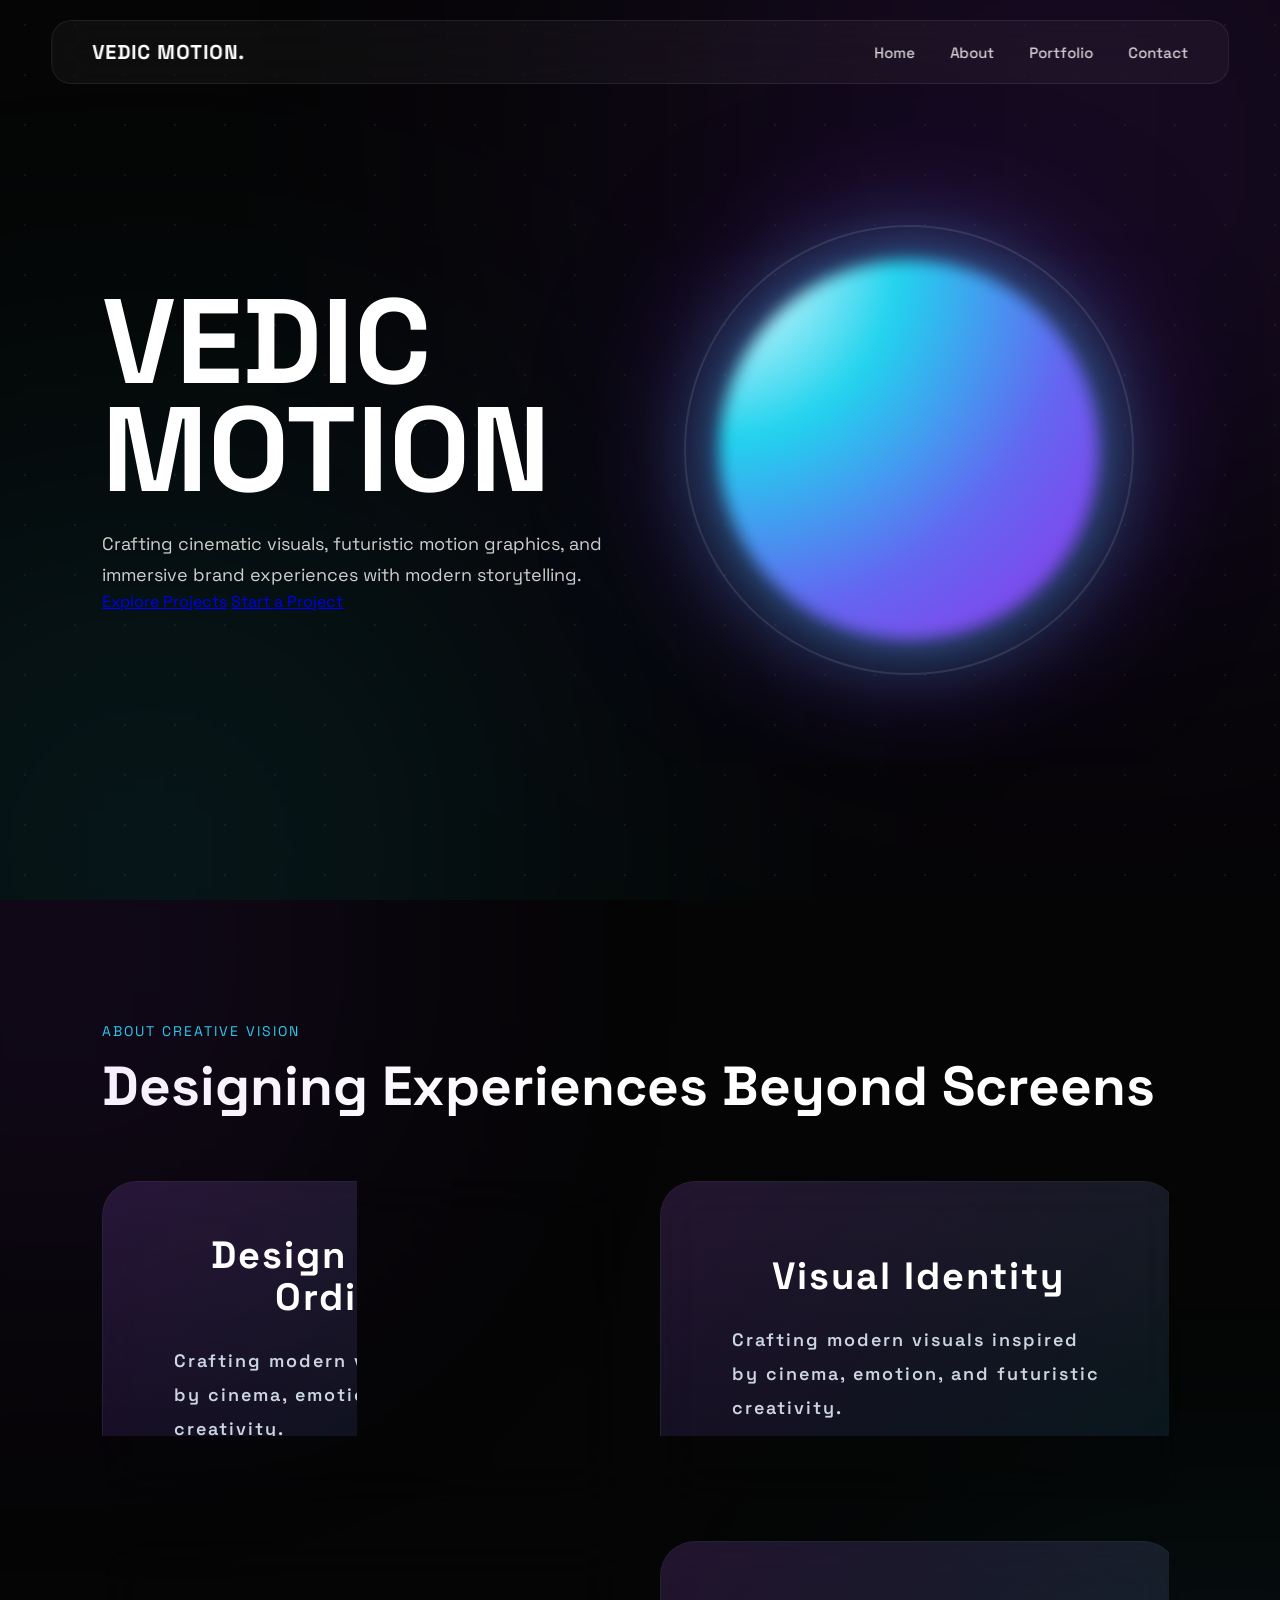
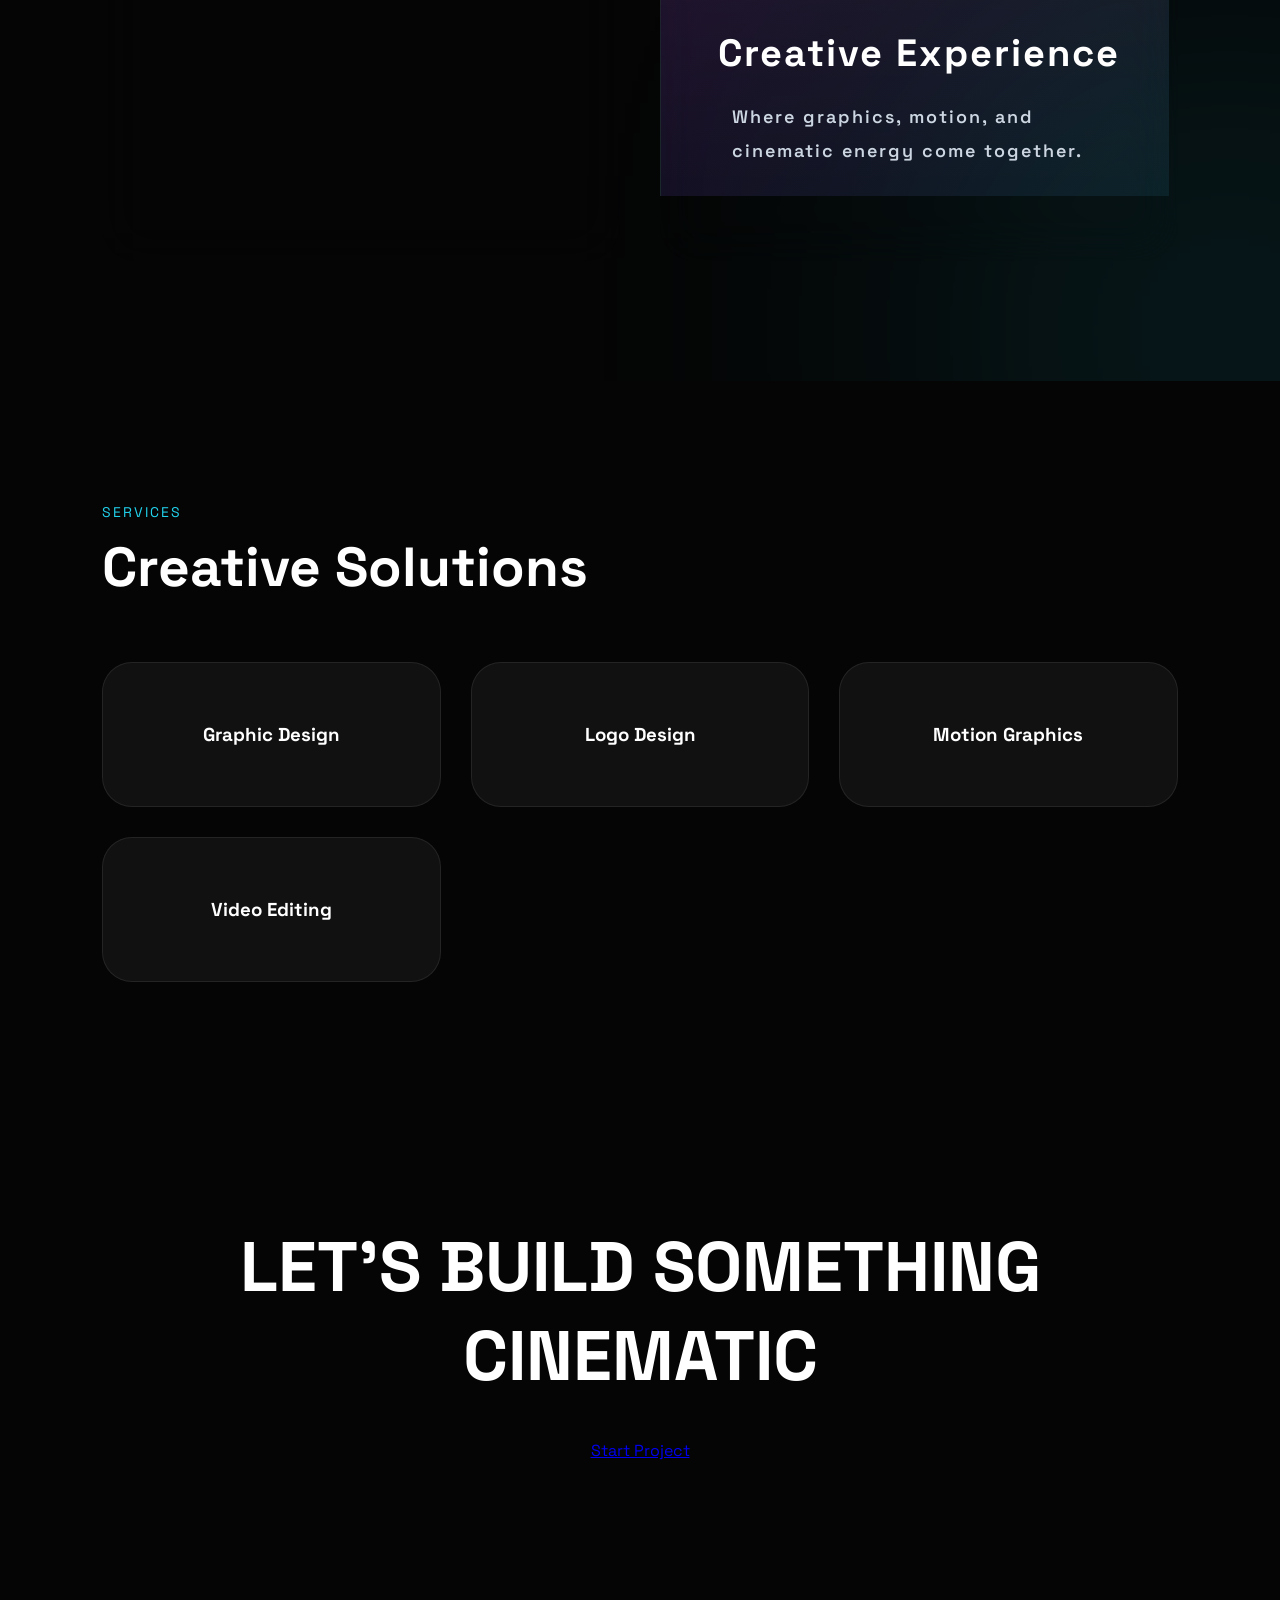
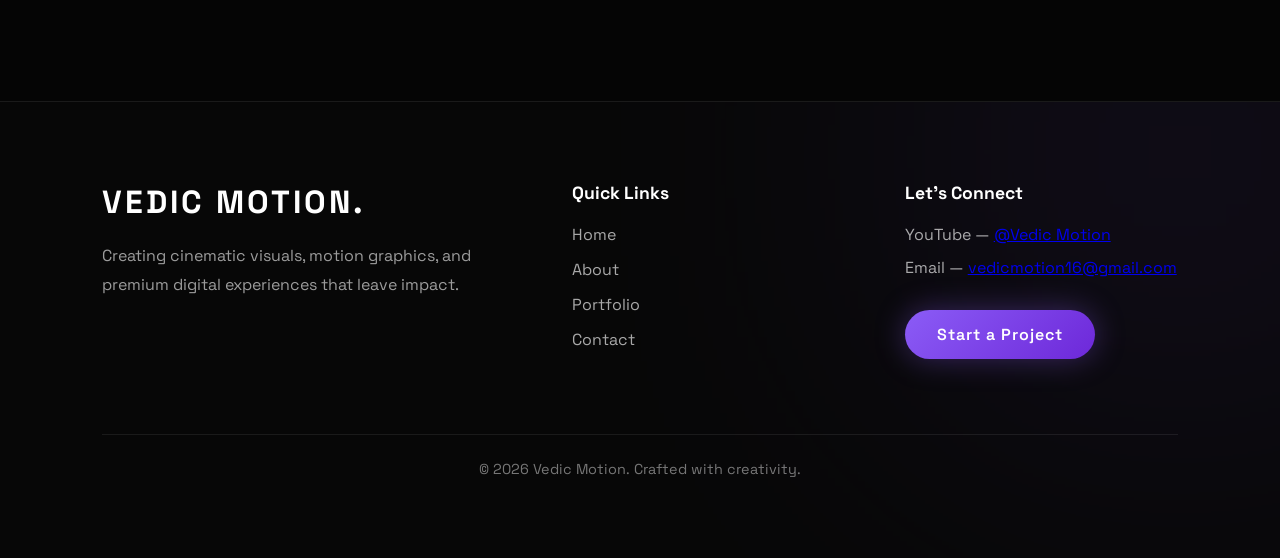
<file: index.html>
<!DOCTYPE html>
<html lang="en">
<head>
  <meta charset="UTF-8" />
  <meta name="viewport" content="width=device-width, initial-scale=1.0"/>
  <title>Vedic Motion</title>

  <link rel="stylesheet" href="style.css"/>
  <link rel="preconnect" href="https://fonts.googleapis.com">
  <link href="https://fonts.googleapis.com/css2?family=Space+Grotesk:wght@300;400;500;700&display=swap" rel="stylesheet">
</head>

<body>

<div class="cursor-glow"></div>

<nav class="navbar">
  <div class="logo">VEDIC MOTION.</div>

  <ul>
    <li><a class="active" href="index.html">Home</a></li>
    <li><a href="about.html">About</a></li>
    <li><a href="portfolio.html">Portfolio</a></li>
    <li><a href="contact.html">Contact</a></li>
  </ul>
</nav>

<!-- HERO -->
<section class="hero">

  <div class="hero-left">

    <h1>
      VEDIC<br>
      <span>MOTION</span><br>
    </h1>

    <p>
Crafting cinematic visuals, futuristic motion graphics,
and immersive brand experiences with modern storytelling.
    </p>

    <div class="hero-buttons">
      <a href="portfolio.html" class="btn-primary">Explore Projects</a>
      <a href="contact.html" class="btn-secondary">Start a Project</a>
    </div>

  </div>

  <div class="hero-right">

    <div class="orb"></div>

    <div class="ring"></div>

  </div>

</section>

<!-- INTRO -->
<section class="creative-intro reveal">

  <div class="section-title">
    <span>ABOUT CREATIVE VISION</span>
    <h2>Designing Experiences Beyond Screens</h2>
  </div>

  <div class="intro-grid">

    <div class="glass-card  image-box">
      <h3 align="center" style="color: white">Design Beyond Ordinary</h3>
      <p>
       Crafting modern visuals inspired by cinema, emotion, and futuristic creativity.
      </p>
    </div>

    <div class="glass-card image-box">
       <h3 align="center" style="color: white">Visual Identity</h3>
      <p>
       Crafting modern visuals inspired by cinema, emotion, and futuristic creativity.
      </p>
    </div>

    <div class="glass-card image-box">
      <h3 align="center" style="color: white">Motion Vision</h3>
      <p>
       Design in motion — built to engage, inspire, and leave a lasting impression.
      </p>
    </div>

    <div class="glass-card image-box">
      <h3 align="center" style="color: white">Creative Experience</h3>
      <p>
       Where graphics, motion, and cinematic energy come together.
      </p>
    </div>

  </div>

</section>

<!-- SERVICES -->
<section class="services reveal">

  <div class="section-title">
    <span>SERVICES</span>
    <h2>Creative Solutions</h2>
  </div>

  <div class="service-grid">

    <div class="service-card">
      <h3>Graphic Design</h3>
    </div>

    <div class="service-card">
      <h3>Logo Design</h3>
    </div>

    <div class="service-card">
      <h3>Motion Graphics</h3>
    </div>

    <div class="service-card">
      <h3>Video Editing</h3>
    </div>

  </div>

</section>


<!-- CTA -->
<section class="cta reveal">

  <h2>LET’S BUILD SOMETHING CINEMATIC</h2>

  <a href="contact.html" class="btn-primary">
    Start Project
  </a>

</section>
	
	<!-- FOOTER -->

<footer class="footer">

<div class="footer-glow"></div>

<div class="footer-content">

<div class="footer-left">

<h2>VEDIC MOTION.</h2>

<p>
Creating cinematic visuals, motion graphics,
and premium digital experiences that leave impact.
</p>

</div>

<div class="footer-center">

<h3>Quick Links</h3>

<ul>
<li><a href="index.html">Home</a></li>
<li><a href="about.html">About</a></li>
<li><a href="portfolio.html">Portfolio</a></li>
<li><a href="contact.html">Contact</a></li>
</ul>

</div>

<div class="footer-right">

<h3>Let's Connect</h3>

<p>
YouTube —
<a href="https://www.youtube.com/@Vedic-Motion16" target="_blank">
@Vedic Motion
</a>
</p>

<p>
Email —
<a href="mailto:vedicmotion16@gmail.com">
vedicmotion16@gmail.com
</a>
</p>
	
<a href="contact.html" class="footer-btn">
Start a Project
</a>

</div>

</div>

<div class="footer-bottom">

<p>© 2026 Vedic Motion. Crafted with creativity.</p>

</div>

</footer>

<script src="main.js"></script>

</body>
</html>
</file>
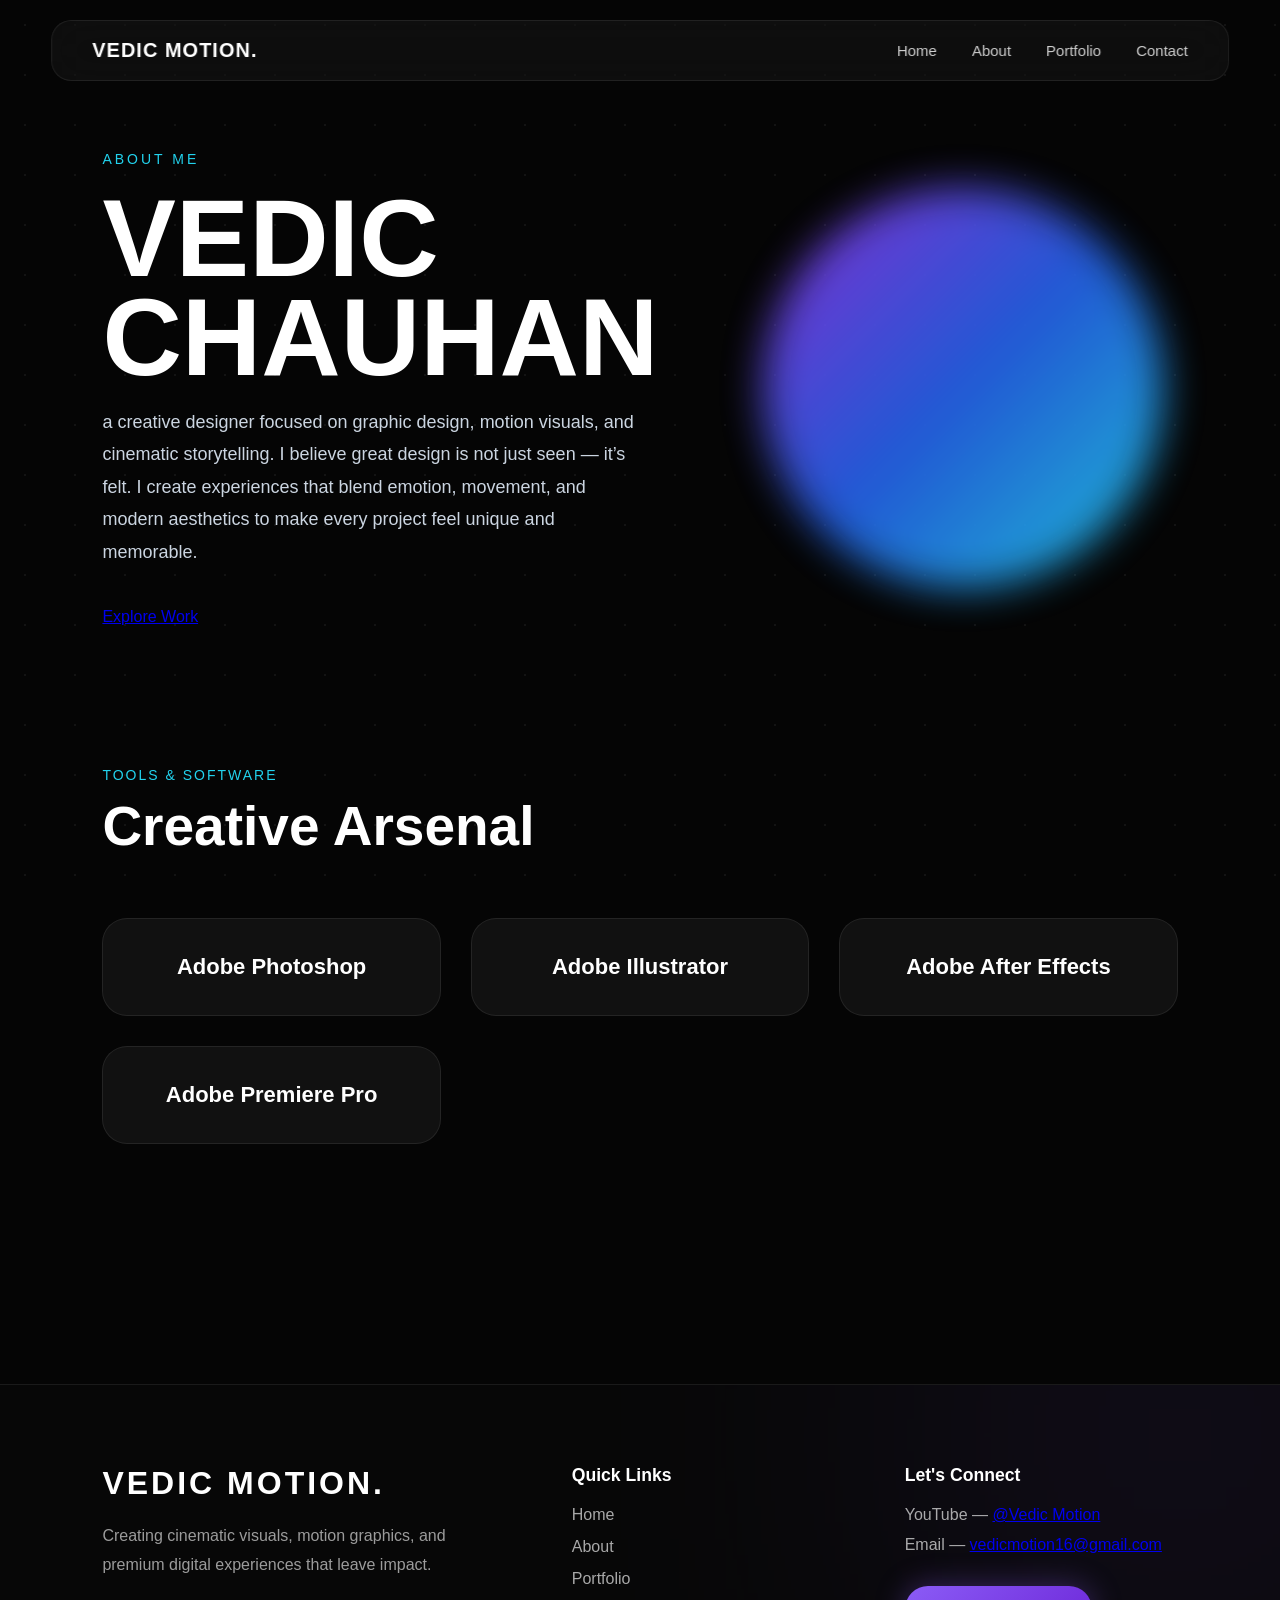
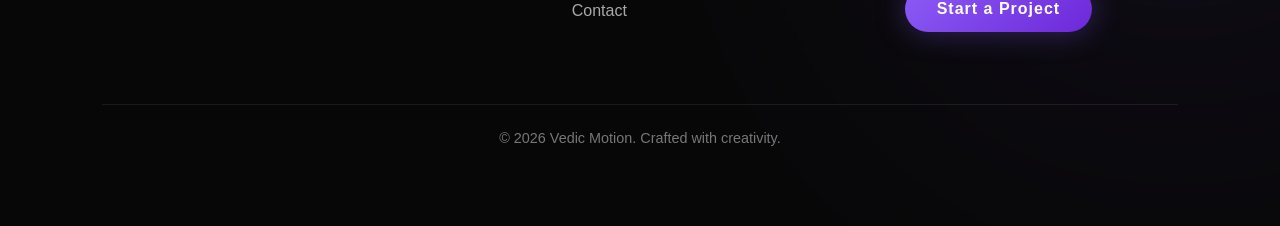
<file: about.html>
<!DOCTYPE html>
<html lang="en">
<head>
<meta charset="UTF-8">
<meta name="viewport" content="width=device-width, initial-scale=1.0">
<title>About | Vedic</title>

<link rel="stylesheet" href="style.css">

</head>

<body>

<nav class="navbar">
<div class="logo">VEDIC MOTION.</div>

<ul>
<li><a href="index.html">Home</a></li>
<li><a href="about.html" class="active">About</a></li>
<li><a href="portfolio.html">Portfolio</a></li>
<li><a href="contact.html">Contact</a></li>
</ul>
</nav>

<section class="about-page">

<div class="about-hero">

<div class="about-left">

<span class="mini-title">ABOUT ME</span>

<h1>
VEDIC<br>
CHAUHAN
</h1>

<p>

	a creative designer focused on graphic design, motion visuals, and cinematic storytelling.
	I believe great design is not just seen — it’s felt.
	I create experiences that blend emotion, movement, and modern aesthetics to make every project feel unique and memorable.
</p>
	


<a href="portfolio.html" class="btn-primary">
Explore Work
</a>

</div>

<div class="about-right">

<div class="about-orb"></div>

</div>

</div>



<div class="tools-section">

<div class="section-title">
<span>TOOLS & SOFTWARE</span>
<h2>Creative Arsenal</h2>
</div>

<div class="tools-grid">

<div class="tool-card">Adobe Photoshop</div>
<div class="tool-card">Adobe Illustrator</div>
<div class="tool-card">Adobe After Effects</div>
<div class="tool-card">Adobe Premiere Pro</div>

</div>

</div>

</section>
	
	<!-- FOOTER -->

<footer class="footer">

<div class="footer-glow"></div>

<div class="footer-content">

<div class="footer-left">

<h2>VEDIC MOTION.</h2>

<p>
Creating cinematic visuals, motion graphics,
and premium digital experiences that leave impact.
</p>

</div>

<div class="footer-center">

<h3>Quick Links</h3>

<ul>
<li><a href="index.html">Home</a></li>
<li><a href="about.html">About</a></li>
<li><a href="portfolio.html">Portfolio</a></li>
<li><a href="contact.html">Contact</a></li>
</ul>

</div>

<div class="footer-right">

<h3>Let's Connect</h3>

<p>
YouTube —
<a href="https://www.youtube.com/@Vedic-Motion16" target="_blank">
@Vedic Motion
</a>
</p>

<p>
Email —
<a href="mailto:vedicmotion16@gmail.com">
vedicmotion16@gmail.com
</a>
</p>
	
<a href="contact.html" class="footer-btn">
Start a Project
</a>

</div>

</div>

<div class="footer-bottom">

<p>© 2026 Vedic Motion. Crafted with creativity.</p>

</div>

</footer>
	

<script src="main.js"></script>

</body>
</html>
</file>
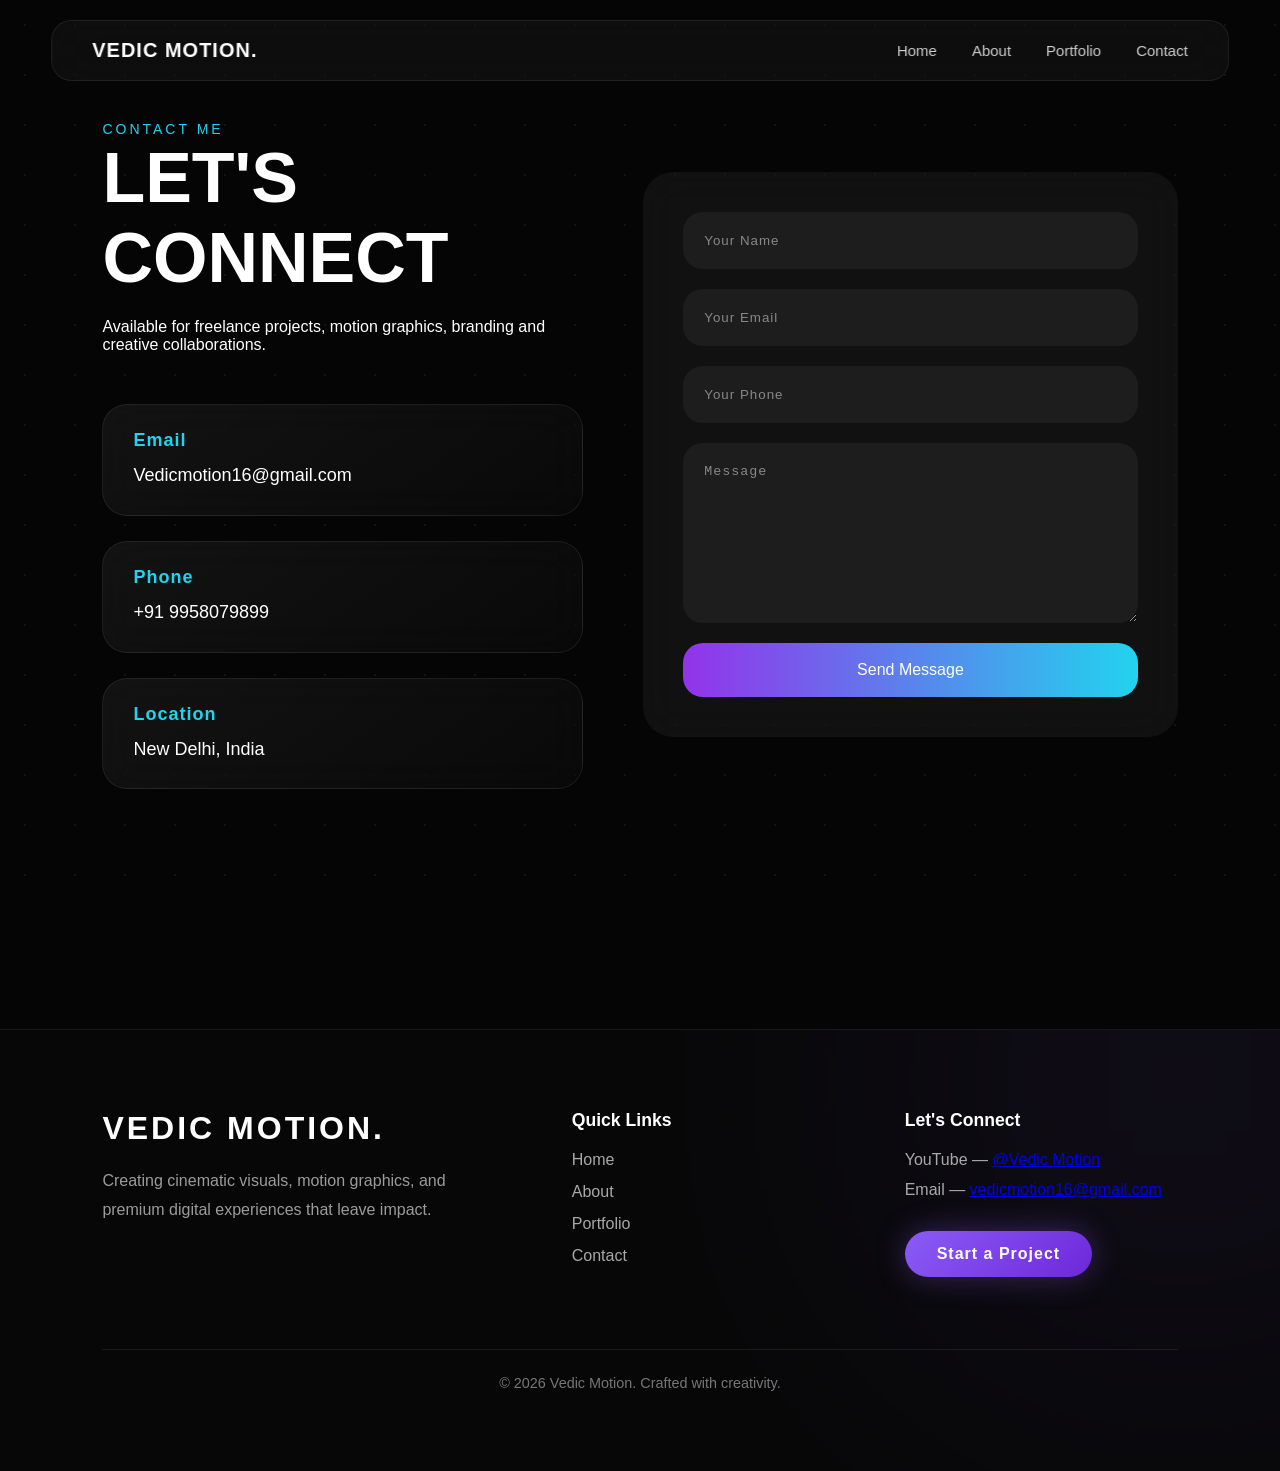
<file: contact.html>
<!DOCTYPE html>
<html lang="en">
<head>

<meta charset="UTF-8">
<meta name="viewport" content="width=device-width, initial-scale=1.0">

<title>Contact</title>

<link rel="stylesheet" href="style.css">

</head>

<body>

<nav class="navbar">

<div class="logo">VEDIC MOTION.</div>

<ul>
<li><a href="index.html">Home</a></li>
<li><a href="about.html">About</a></li>
<li><a href="portfolio.html">Portfolio</a></li>
<li><a href="contact.html" class="active">Contact</a></li>
</ul>

</nav>

<section class="contact-page">

<div class="contact-left">

<span class="mini-title">CONTACT ME</span>

<h2>LET'S CONNECT</h2>

<p>
Available for freelance projects, motion graphics,
branding and creative collaborations.
</p>

<div class="contact-info">

<div class="info-card">
<h3>Email</h3>
<p>Vedicmotion16@gmail.com</p>
</div>

<div class="info-card">
<h3>Phone</h3>
<p>+91 9958079899</p>
</div>

<div class="info-card">
<h3>Location</h3>
<p>New Delhi, India</p>
</div>

</div>

</div>

<div class="contact-right">

<form class="contact-form">

<input 
type="text" 
placeholder="Your Name"
required
>

<input 
type="email" 
placeholder="Your Email"
required
>

<input 
type="tel" 
placeholder="Your Phone"
pattern="[0-9]{10}"
required
>

<textarea 
placeholder="Message"
required
></textarea>

<button type="submit">
Send Message
</button>

</form>

</div>

</section>
	
		<!-- FOOTER -->

<footer class="footer">

<div class="footer-glow"></div>

<div class="footer-content">

<div class="footer-left">

<h2>VEDIC MOTION.</h2>

<p>
Creating cinematic visuals, motion graphics,
and premium digital experiences that leave impact.
</p>

</div>

<div class="footer-center">

<h3>Quick Links</h3>

<ul>
<li><a href="index.html">Home</a></li>
<li><a href="about.html">About</a></li>
<li><a href="portfolio.html">Portfolio</a></li>
<li><a href="contact.html">Contact</a></li>
</ul>

</div>

<div class="footer-right">

<h3>Let's Connect</h3>

<p>
YouTube —
<a href="https://www.youtube.com/@Vedic-Motion16" target="_blank">
@Vedic Motion
</a>
</p>

<p>
Email —
<a href="mailto:vedicmotion16@gmail.com">
vedicmotion16@gmail.com
</a>
</p>
	
<a href="contact.html" class="footer-btn">
Start a Project
</a>

</div>

</div>

<div class="footer-bottom">

<p>© 2026 Vedic Motion. Crafted with creativity.</p>

</div>

</footer>

<script src="main.js"></script>

</body>
</html>
</file>
<file: style.css>
*{
  margin: 0;
  padding: 0;
  box-sizing: border-box;
}

html{
  scroll-behavior: smooth;
}

body{
  overflow-x: hidden;
  font-family: 'Space Grotesk', sans-serif;
}

*{
margin:0;
padding:0;
box-sizing:border-box;
scroll-behavior:smooth;
}

body{
font-family:'Space Grotesk',sans-serif;
background:#050505;
color:#fff;
overflow-x:hidden;
}

body::before{
  content:'';

  position:fixed;
  inset:0;

  background-image:
  radial-gradient(white 1px, transparent 1px);

  background-size:50px 50px;

  opacity:0.06;

  pointer-events:none;

  z-index:-1;
}
/* NAVBAR */

.navbar{
  position: fixed;
  top: 20px;
  left: 50%;
  transform: translateX(-50%);

  width: 92%;
  max-width: 1400px;

  display: flex;
  justify-content: space-between;
  align-items: center;

  padding: 18px 40px;

  background: rgba(255,255,255,0.04);

  border: 1px solid rgba(255,255,255,0.08);

  backdrop-filter: blur(20px);

  border-radius: 20px;

  z-index: 9999;
}

.logo{
  font-size: 20px;
  font-weight: 700;
  letter-spacing: 1px;
  color: white;
}

.navbar ul{
  display: flex;
  align-items: center;
  gap: 35px;
  list-style: none;
}

.navbar ul li a{
  position: relative;

  color: rgba(255,255,255,0.8);

  text-decoration: none;

  font-size: 15px;
  font-weight: 500;

  transition: 0.3s ease;
}

.navbar ul li a:hover{
  color: white;
}

.navbar ul li a::after{
  content:'';
  position:absolute;
  left:0;
  bottom:-6px;

  width:0%;
  height:2px;

  background:#8b5cf6;

  transition:0.4s;
}

.navbar ul li a:hover::after{
  width:100%;
}


/* HERO */

.hero{
  min-height: 100vh;
  width: 100%;

  display: flex;
  justify-content: space-between;
  align-items: center;

  padding: 140px 8%;

  position: relative;
  overflow: hidden;
}
.hero-left{
  flex: 1;
}

.hero-right{
  flex: 1;
  display: flex;
  justify-content: center;
  align-items: center;
}

.hero-right{
  flex: 1;
  display: flex;
  justify-content: center;
  align-items: center;
}

.hero-left,
.hero-right{
  position: relative;
  z-index: 2;
}



.hero h1{
  font-size: clamp(52px, 12vw, 120px);
  line-height: 0.9;
}

.hero p{
  margin-top: 25px;
  font-size: 18px;
  color: #cfcfcf;
  max-width: 600px;
  line-height: 1.7;
}

.hero::before{
  content:'';

  position:absolute;

  width:700px;
  height:700px;

  background:#9333ea;

  filter:blur(220px);

  top:-200px;
  right:-150px;

  opacity:0.18;

  z-index:0;
}

.hero::after{
  content:'';

  position:absolute;

  width:600px;
  height:600px;

  background:#22d3ee;

  filter:blur(220px);

  bottom:-250px;
  left:-150px;

  opacity:0.15;

  z-index:0;
}

/* ORB */

.hero-right{
position:relative;
width:500px;
height:500px;
display:flex;
justify-content:center;
align-items:center;
}

.orb{
  width: 380px;
  height: 380px;
  border-radius: 50%;

  background:
  radial-gradient(circle at top left,
  #ffffff,
  #22d3ee,
  #6366f1,
  #9333ea);

  filter: blur(8px);

  animation:
  float 6s ease-in-out infinite,
  pulse 5s ease infinite;

  box-shadow:
  0 0 80px rgba(34,211,238,0.5),
  0 0 140px rgba(147,51,234,0.35),
  0 0 200px rgba(99,102,241,0.25);

  position: relative;
}

.ring{
position:absolute;
width:450px;
height:450px;
border:2px solid rgba(255,255,255,0.1);
border-radius:50%;
animation:rotate 12s linear infinite;
}

@keyframes rotate{
100%{
transform:rotate(360deg);
}
}

@keyframes float{
50%{
transform:translateY(-30px);
}
}

@keyframes pulse{

  0%{
    transform: scale(1);
  }

  50%{
    transform: scale(1.08);
  }

  100%{
    transform: scale(1);
  }

}

/* SECTION */

section{
padding:120px 8%;
}

.section-title span{
color:#22d3ee;
font-size:14px;
letter-spacing:2px;
}

.section-title h2{
font-size:55px;
margin-top:10px;
margin-bottom:60px;
}

/* INTRO */

.intro-grid{
display:grid;
grid-template-columns:repeat(2,1fr);
gap:30px;
}

.glass-card{
background:rgba(255,255,255,0.05);
border:1px solid rgba(255,255,255,0.08);
padding:40px;
border-radius:30px;
backdrop-filter:blur(20px);
transition:0.4s;
}

.glass-card:hover{
transform:translateY(-10px);
box-shadow:0 0 30px rgba(147,51,234,0.4);
}

.image-box{
display:flex;
justify-content:center;
align-items:center;
height:300px;
}

/* SERVICES */

.service-grid{
display:grid;
grid-template-columns:repeat(3,1fr);
gap:30px;
}

.service-card{
padding:60px 30px;
border-radius:30px;
background:rgba(255,255,255,0.05);
border:1px solid rgba(255,255,255,0.08);
transition:0.4s;
text-align:center;
}

.service-card:hover{
transform:scale(1.05);
box-shadow:0 0 40px #22d3ee;
}

/* FEATURED */

.featured-grid{
display:grid;
grid-template-columns:repeat(3,1fr);
gap:30px;
}

.featured-card{
position:relative;
overflow:hidden;
border-radius:30px;
height:400px;
}

.featured-card img,
.featured-card video{
width:100%;
height:100%;
object-fit:cover;
}

.featured-card:hover img{
transform:scale(1.1);
}

.overlay{
position:absolute;
bottom:20px;
left:20px;
font-size:25px;
}

/* STATS */

.stats{
display:flex;
justify-content:center;
gap:40px;
}

.stat-card{
padding:50px;
width:300px;
text-align:center;
background:rgba(255,255,255,0.05);
border-radius:30px;
}

/* CTA */

.cta{
text-align:center;
}

.cta h2{
font-size:70px;
margin-bottom:40px;
}

/* PORTFOLIO */

.portfolio-section{
padding-top:150px;
}

.portfolio-grid{
display:grid;
grid-template-columns:repeat(3,1fr);
gap:30px;
margin-top:40px;
}

.portfolio-card{
height:300px;
background:rgba(255,255,255,0.05);
border-radius:30px;
overflow:hidden;
transition:0.4s;
}

.portfolio-card:hover{
transform:scale(1.04);
box-shadow:0 0 40px #9333ea;
}

.portfolio-card img,
.portfolio-card video{
width:100%;
height:100%;
object-fit:cover;
}

/* CONTACT */

.contact-page{
min-height:100vh;
display:flex;
align-items:center;
justify-content:space-between;
gap:60px;
}

.contact-left{
width:45%;
}

.contact-left h2{
font-size:70px;
margin-bottom:20px;
}

.contact-right{
width:50%;
}

form{
display:flex;
flex-direction:column;
gap:20px;
padding:40px;
background:rgba(255,255,255,0.05);
border-radius:30px;
backdrop-filter:blur(20px);
}

input,
textarea{
padding:20px;
background:rgba(255,255,255,0.05);
border:none;
outline:none;
border-radius:20px;
color:#fff;
}

textarea{
height:180px;
}

button{
padding:18px;
border:none;
border-radius:20px;
background:linear-gradient(90deg,#9333ea,#22d3ee);
color:#fff;
font-size:16px;
cursor:pointer;
}

/* REVEAL */

.reveal{
opacity:0;
transform:translateY(100px);
transition:1s;
}

.reveal.active{
opacity:1;
transform:translateY(0);
}

/* MOBILE */

@media(max-width:900px){

.hero{
flex-direction:column;
padding-top:150px;
}

.hero-left{
width:100%;
}

.hero-right{
margin-top:60px;
width:100%;
}

.intro-grid,
.service-grid,
.featured-grid,
.portfolio-grid,
.stats,
.contact-page{
grid-template-columns:1fr;
flex-direction:column;
}

.contact-left,
.contact-right{
width:100%;
}

.hero h1{
font-size:70px;
}

.section-title h2{
font-size:40px;
}

.cta h2{
font-size:45px;
}

}

/* ABOUT PAGE */

.about-page{
padding-top:150px;
min-height:100vh;
position:relative;
overflow:hidden;
}

.about-hero{
display:flex;
justify-content:space-between;
align-items:center;
gap:60px;
margin-bottom:140px;
}

.about-left{
width:50%;
}

.about-left h1{
font-size:110px;
line-height:0.9;
margin:20px 0;
}

.about-left p{
font-size:18px;
line-height:1.8;
color:#cbd5e1;
margin-bottom:40px;
max-width:650px;
}

.mini-title{
color:#22d3ee;
letter-spacing:3px;
font-size:14px;
}

.about-right{
width:40%;
display:flex;
justify-content:center;
align-items:center;
}

.about-orb{
width:400px;
height:400px;
border-radius:50%;
background:
linear-gradient(
135deg,
#9333ea,
#2563eb,
#22d3ee
);
filter:blur(20px);
animation:float 6s ease-in-out infinite;
opacity:0.9;
}

.timeline-grid{
display:grid;
grid-template-columns:repeat(3,1fr);
gap:30px;
margin-top:50px;
}

.timeline-card{
padding:40px;
border-radius:30px;
background:rgba(255,255,255,0.05);
border:1px solid rgba(255,255,255,0.08);
backdrop-filter:blur(20px);
transition:0.4s;
}

.timeline-card:hover{
transform:translateY(-10px);
box-shadow:0 0 40px rgba(147,51,234,0.5);
}

.timeline-card h3{
font-size:28px;
margin-bottom:20px;
}

.timeline-card p{
line-height:1.8;
color:#cbd5e1;
}

.tools-section{
margin-top:120px;
}

.tools-grid{
display:grid;
grid-template-columns:repeat(3,1fr);
gap:30px;
margin-top:50px;
}

.tool-card{
padding:35px;
border-radius:25px;
text-align:center;
font-size:22px;
font-weight:600;
background:rgba(255,255,255,0.05);
border:1px solid rgba(255,255,255,0.08);
transition:0.4s;
}

.tool-card:hover{
transform:scale(1.05);
box-shadow:0 0 40px #22d3ee;
background:rgba(255,255,255,0.08);
}

@media(max-width:900px){

.about-hero{
flex-direction:column;
}

.about-left,
.about-right{
width:100%;
}

.about-left h1{
font-size:70px;
}

.timeline-grid,
.tools-grid{
grid-template-columns:1fr;
}

.about-orb{
width:250px;
height:250px;
}

}

/* ========================= */
/* PREMIUM GLASS CARDS */
/* ========================= */

.glass-card{
position:relative;
padding:50px;
border-radius:35px;
background:
linear-gradient(
145deg,
rgba(255,255,255,0.06),
rgba(255,255,255,0.02)
);

border:1px solid rgba(255,255,255,0.08);

backdrop-filter:blur(25px);

overflow:hidden;

transition:0.6s ease;

min-height:320px;

display:flex;
flex-direction:column;
justify-content:flex-start;
}

.glass-card::before{
content:'';
position:absolute;
width:250px;
height:250px;
background:#9333ea;
filter:blur(120px);
top:-120px;
right:-120px;
opacity:0.25;
transition:0.6s;
}

.glass-card::after{
content:'';
position:absolute;
inset:0;
background:
linear-gradient(
180deg,
rgba(255,255,255,0.08),
transparent
);

opacity:0.5;
pointer-events:none;
}

.glass-card:hover{
transform:
translateY(-12px)
scale(1.02);

box-shadow:
0 0 50px rgba(147,51,234,0.25),
0 0 80px rgba(34,211,238,0.15);

border-color:
rgba(147,51,234,0.5);
}

.glass-card:hover::before{
opacity:0.45;
transform:scale(1.2);
}

.glass-card h3{
font-size:38px;
margin-bottom:25px;
font-weight:700;
line-height:1.1;
}

.glass-card p{
font-size:18px;
line-height:1.9;
color:#cbd5e1;
max-width:90%;
}

/* IMAGE PLACEHOLDER */

.image-box{
position:relative;
display:flex;
justify-content:center;
align-items:center;
font-size:22px;
font-weight:600;
letter-spacing:2px;
color:#ffffff88;

background:
linear-gradient(
135deg,
rgba(147,51,234,0.15),
rgba(34,211,238,0.08)
);

overflow:hidden;
}

.image-box::before{
content:'';
position:absolute;
width:180%;
height:80px;

background:
linear-gradient(
90deg,
transparent,
rgba(255,255,255,0.15),
transparent
);

transform:rotate(-25deg);
animation:shine 5s linear infinite;
}

@keyframes shine{

0%{
left:-200%;
}

100%{
left:200%;
}

}

/* INTRO GRID */

.intro-grid{
display:grid;
grid-template-columns:repeat(2,1fr);
gap:40px;
position:relative;
z-index:2;
}

/* SECTION GLOW */

.creative-intro{
position:relative;
overflow:hidden;
}

.creative-intro::before{
content:'';
position:absolute;
width:500px;
height:500px;
background:#9333ea;
filter:blur(180px);
top:-200px;
left:-200px;
opacity:0.15;
z-index:0;
}

.creative-intro::after{
content:'';
position:absolute;
width:500px;
height:500px;
background:#22d3ee;
filter:blur(180px);
bottom:-200px;
right:-200px;
opacity:0.15;
z-index:0;
}

/* CONTACT INFO */

.contact-info{
display:flex;
flex-direction:column;
gap:25px;
margin-top:50px;
}

.info-card{
padding:25px 30px;
border-radius:25px;

background:
linear-gradient(
145deg,
rgba(255,255,255,0.06),
rgba(255,255,255,0.02)
);

border:1px solid rgba(255,255,255,0.08);

backdrop-filter:blur(20px);

transition:0.5s;
}

.info-card:hover{
transform:translateX(10px);

box-shadow:
0 0 40px rgba(147,51,234,0.25);

border-color:#9333ea;
}

.info-card h3{
font-size:18px;
margin-bottom:10px;
color:#22d3ee;
letter-spacing:1px;
}

.info-card p{
font-size:18px;
color:#ffffff;
line-height:1.6;
}

/* PORTFOLIO HERO */

.portfolio-hero{
padding:180px 8% 100px;
text-align:center;
position:relative;
overflow:hidden;
}

.portfolio-hero span{
color:#22d3ee;
letter-spacing:3px;
font-size:14px;
}

.portfolio-hero h1{
font-size:120px;
line-height:0.9;
margin:30px 0;
}

.portfolio-hero p{
max-width:800px;
margin:auto;
font-size:22px;
line-height:1.8;
color:#cbd5e1;
}

/* PORTFOLIO SECTION */

.portfolio-section{
padding:120px 8%;
position:relative;
}

.portfolio-grid{
display:grid;
grid-template-columns:repeat(3,1fr);
gap:35px;
margin-top:50px;
}

/* PORTFOLIO CARD */

.portfolio-card{
position:relative;
height:380px;
overflow:hidden;
border-radius:35px;

background:
linear-gradient(
145deg,
rgba(255,255,255,0.06),
rgba(255,255,255,0.02)
);

border:1px solid rgba(255,255,255,0.08);

backdrop-filter:blur(20px);

transition:0.6s;
cursor:pointer;
}

.portfolio-card:hover{
transform:translateY(-10px);

box-shadow:
0 0 50px rgba(147,51,234,0.35);
}

.portfolio-card img,
.portfolio-card video{
width:100%;
height:100%;
object-fit:cover;
transition:0.6s;
}

.portfolio-card:hover img,
.portfolio-card:hover video{
transform:scale(1.08);
}

/* OVERLAY */

.portfolio-overlay{
position:absolute;
bottom:0;
left:0;
width:100%;
padding:30px;

background:
linear-gradient(
transparent,
rgba(0,0,0,0.9)
);

}

.portfolio-overlay h3{
font-size:28px;
margin-bottom:10px;
}

.portfolio-overlay p{
color:#cbd5e1;
line-height:1.7;
}

/* LOGO CARD */

.logo-card{
display:flex;
justify-content:center;
align-items:center;

font-size:24px;
font-weight:700;
letter-spacing:2px;

color:#ffffff88;

background:
linear-gradient(
135deg,
rgba(147,51,234,0.15),
rgba(34,211,238,0.08)
);
}

/* MOBILE */

@media(max-width:900px){

.portfolio-grid{
grid-template-columns:1fr;
}

.portfolio-hero h1{
font-size:65px;
}

.portfolio-hero p{
font-size:18px;
}

}

/* MODAL */

.modal{
position:fixed;
top:0;
left:0;

width:100%;
height:100%;

background:
rgba(0,0,0,0.92);

display:none;

justify-content:center;
align-items:center;

z-index:99999;

padding:60px;

backdrop-filter:blur(20px);

overflow:hidden;
}

.modal img{
max-width:85%;
max-height:85vh;

width:auto;
height:auto;

object-fit:contain;

border-radius:25px;

box-shadow:
0 0 80px rgba(147,51,234,0.35);

animation:zoomIn 0.5s ease;

display:block;
}

.modal video{
width:80%;
max-height:85vh;
border-radius:25px;
}

.close-modal{
position:absolute;
top:30px;
right:50px;

font-size:60px;
cursor:pointer;
color:white;
z-index:9999;
}

.nav-btn{
position:absolute;
top:50%;
transform:translateY(-50%);

width:70px;
height:70px;

border:none;
border-radius:50%;

font-size:35px;
cursor:pointer;

background:rgba(255,255,255,0.08);
color:white;

backdrop-filter:blur(20px);

transition:0.4s;
}

.nav-btn:hover{
background:#9333ea;
}

.prev-btn{
left:40px;
}

.next-btn{
right:40px;
}

@keyframes zoomIn{

from{
opacity:0;
transform:scale(0.8);
}

to{
opacity:1;
transform:scale(1);
}

}

/* FORM FOCUS */

.contact-form input:focus,
.contact-form textarea:focus{

border:1px solid #22d3ee;

box-shadow:
0 0 25px rgba(34,211,238,0.3);

transform:scale(1.01);

}

.contact-form input,
.contact-form textarea{

transition:0.4s ease;

border:1px solid transparent;

}

/* PLACEHOLDER COLOR */

.contact-form input::placeholder,
.contact-form textarea::placeholder{

color:#888;

letter-spacing:1px;

}

/* =========================
   FOOTER
========================= */

.footer{
    position: relative;
    margin-top: 120px;
    padding: 80px 8%;
    background: #070707;
    overflow: hidden;
    border-top: 1px solid rgba(255,255,255,0.08);
}

.footer-glow{
    position: absolute;
    width: 400px;
    height: 400px;
    background: #8b5cf6;
    filter: blur(180px);
    opacity: 0.15;
    top: -150px;
    right: -100px;
}

.footer-content{
    position: relative;
    z-index: 2;
    display: grid;
    grid-template-columns: 1.5fr 1fr 1fr;
    gap: 60px;
}

.footer-left h2{
    font-size: 2rem;
    letter-spacing: 3px;
    margin-bottom: 20px;
    color: white;
}

.footer-left p{
    color: rgba(255,255,255,0.6);
    line-height: 1.8;
    max-width: 400px;
}

.footer-center h3,
.footer-right h3{
    color: white;
    margin-bottom: 20px;
    font-size: 1.1rem;
}

.footer-center ul{
    list-style: none;
    padding: 0;
}

.footer-center ul li{
    margin-bottom: 14px;
}

.footer-center ul li a{
    color: rgba(255,255,255,0.65);
    text-decoration: none;
    transition: 0.3s ease;
}

.footer-center ul li a:hover{
    color: #8b5cf6;
    padding-left: 5px;
}

.footer-right p{
    color: rgba(255,255,255,0.65);
    margin-bottom: 12px;
}

.footer-btn{
    display: inline-block;
    margin-top: 20px;
    padding: 14px 28px;
    background: linear-gradient(135deg,#8b5cf6,#6d28d9);
    color: white;
    text-decoration: none;
    border-radius: 40px;
    transition: 0.3s ease;
    box-shadow: 0 0 30px rgba(139,92,246,0.35);
}

.footer-btn:hover{
    transform: translateY(-4px);
    box-shadow: 0 0 40px rgba(139,92,246,0.55);
}

.footer-bottom{
    position: relative;
    z-index: 2;
    margin-top: 70px;
    padding-top: 25px;
    border-top: 1px solid rgba(255,255,255,0.08);
    text-align: center;
}

.footer-bottom p{
    color: rgba(255,255,255,0.45);
    font-size: 0.9rem;
}

/* RESPONSIVE */

@media(max-width:900px){

.footer-content{
    grid-template-columns: 1fr;
}

.footer{
    padding: 70px 7%;
}

}


.footer-btn{
    display: inline-block;
    margin-top: 20px;
    padding: 14px 32px;
    background: linear-gradient(135deg,#8b5cf6,#6d28d9);
    color: white;
    text-decoration: none;
    border-radius: 40px;
    transition: 0.3s ease;
    box-shadow: 0 0 30px rgba(139,92,246,0.35);
    font-weight: 600;
    letter-spacing: 1px;
}

.footer-btn:hover{
    transform: translateY(-4px);
    box-shadow: 0 0 40px rgba(139,92,246,0.55);
    color: white;
}
</file>
